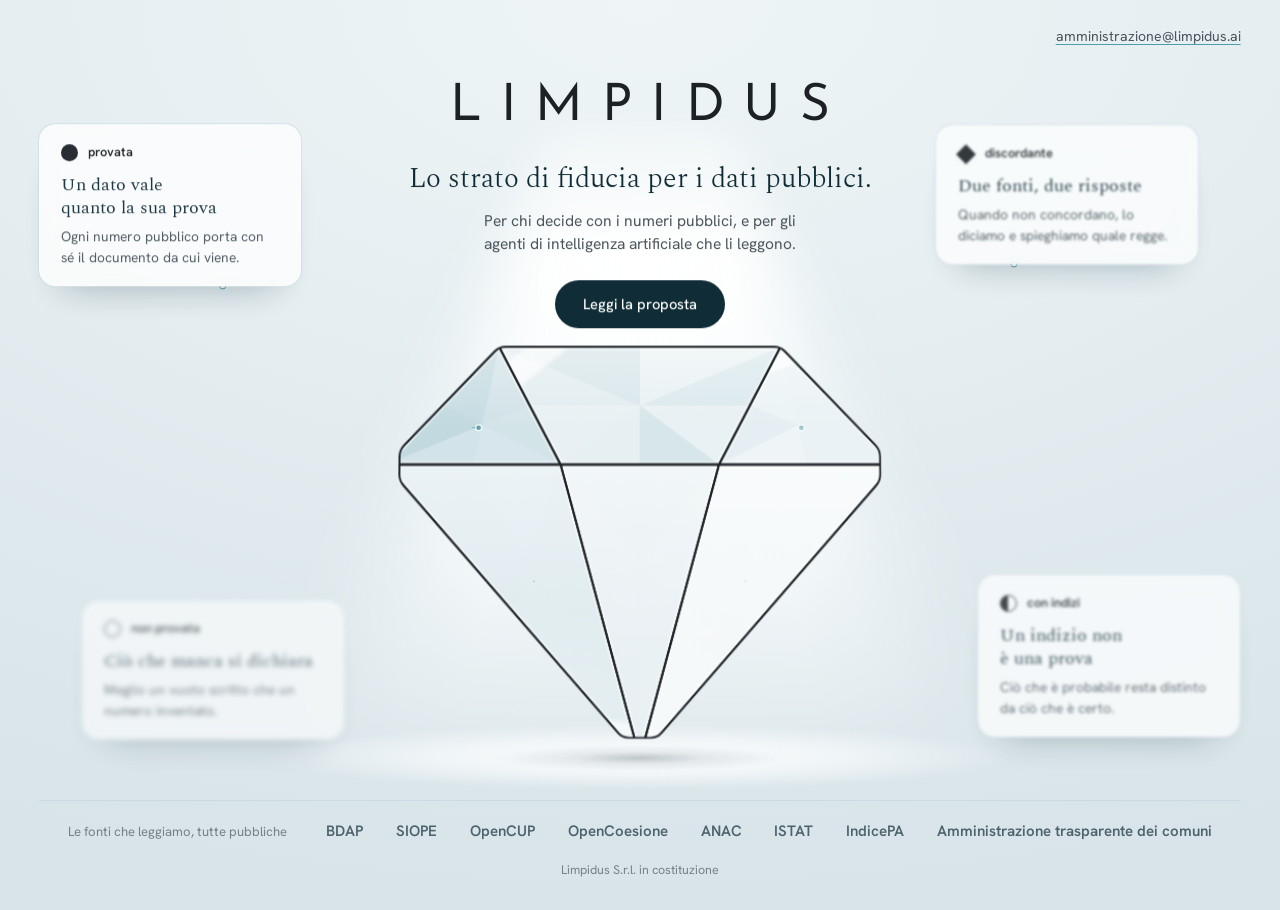
<file: index.html>
<!DOCTYPE html><html lang="it"><head><meta charset="utf-8"><meta name="viewport" content="width=device-width, initial-scale=1"><title>Limpidus. Lo strato di fiducia per i dati pubblici.</title><meta name="description" content="Rendiamo verificabili i numeri della pubblica amministrazione: per ogni cifra, il documento da cui viene, la prova che la sostiene e ciò che ancora manca."><meta name="theme-color" content="#EFF5F6"><meta name="color-scheme" content="light"><link rel="canonical" href="https://limpidus.ai/"><meta property="og:type" content="website"><meta property="og:locale" content="it_IT"><meta property="og:site_name" content="Limpidus"><meta property="og:title" content="Limpidus. Lo strato di fiducia per i dati pubblici."><meta property="og:description" content="Rendiamo verificabili i numeri della pubblica amministrazione: per ogni cifra, il documento da cui viene, la prova che la sostiene e ciò che ancora manca."><meta property="og:url" content="https://limpidus.ai/"><link rel="icon" type="image/svg+xml" href="/favicon.svg"><link rel="stylesheet" href="/_astro/Logo.D2cufCR0.css"><link rel="stylesheet" href="/_astro/index.lZ5nioUh.css"></head><body><div class="affiora" aria-hidden="true" data-astro-cid-lcdefpme></div><noscript><style>.affiora { display: none; }</style></noscript><div class="pagina aria" data-astro-cid-lcdefpme><header class="testata" data-astro-cid-lcdefpme><a class="posta" href="mailto:amministrazione@limpidus.ai" data-astro-cid-lcdefpme>amministrazione@limpidus.ai</a></header><main class="eroe" data-astro-cid-lcdefpme><div class="testo" data-astro-cid-lcdefpme><h1 class="nome" aria-label="Limpidus" data-astro-cid-lcdefpme><span aria-hidden="true" data-astro-cid-lcdefpme>L</span><span aria-hidden="true" data-astro-cid-lcdefpme>i</span><span aria-hidden="true" data-astro-cid-lcdefpme>m</span><span aria-hidden="true" data-astro-cid-lcdefpme>p</span><span aria-hidden="true" data-astro-cid-lcdefpme>i</span><span aria-hidden="true" data-astro-cid-lcdefpme>d</span><span aria-hidden="true" data-astro-cid-lcdefpme>u</span><span aria-hidden="true" data-astro-cid-lcdefpme>s</span></h1><p class="missione" data-astro-cid-lcdefpme>Lo strato di fiducia per i dati pubblici.</p><p class="per-chi" data-astro-cid-lcdefpme>Per chi decide con i numeri pubblici, e per gli agenti di intelligenza artificiale che li leggono.</p><a class="pulsante" href="/proposta/" data-astro-cid-lcdefpme>Leggi la proposta</a></div><div class="vetrina" data-astro-cid-lcdefpme><div class="cono" aria-hidden="true" data-astro-cid-lcdefpme></div><div class="pozza" aria-hidden="true" data-astro-cid-lcdefpme></div><div class="pietra" style="--proporzione: 170.7 / 138.7" data-astro-cid-lcdefpme><!-- l'ombra sta prima della pietra, quindi sotto: la pietra è sospesa sopra il piano e non lo attraversa --><div class="ombra" aria-hidden="true" data-astro-cid-lcdefpme></div><div class="solido" data-astro-cid-lcdefpme><!-- le pareti dello spessore le costruisce vetrina.ts lungo il contorno della pietra --><div class="strato fronte" data-astro-cid-lcdefpme><svg class="logo-marchio" viewBox="14.65 19.65 170.7 138.7" fill="none" aria-hidden="true" data-astro-cid-f7espo7c><clipPath id="logo-sagoma-24" data-astro-cid-f7espo7c><path d="M48.34 21.74 Q50.00 20.00 52.40 20.00 L147.60 20.00 Q150.00 20.00 151.66 21.74 L183.34 55.01 Q185.00 56.75 185.00 59.15 L185.00 65.32 Q185.00 67.72 183.42 69.53 L107.70 156.19 Q106.12 158.00 103.72 158.00 L96.28 158.00 Q93.88 158.00 92.30 156.19 L16.58 69.53 Q15.00 67.72 15.00 65.32 L15.00 59.15 Q15.00 56.75 16.66 55.01 Z" data-astro-cid-f7espo7c></path></clipPath><g clip-path="url(#logo-sagoma-24)" data-astro-cid-f7espo7c><path class="pieno" d="M48.34 21.74 Q50.00 20.00 52.40 20.00 L147.60 20.00 Q150.00 20.00 151.66 21.74 L183.34 55.01 Q185.00 56.75 185.00 59.15 L185.00 65.32 Q185.00 67.72 183.42 69.53 L107.70 156.19 Q106.12 158.00 103.72 158.00 L96.28 158.00 Q93.88 158.00 92.30 156.19 L16.58 69.53 Q15.00 67.72 15.00 65.32 L15.00 59.15 Q15.00 56.75 16.66 55.01 Z" data-astro-cid-f7espo7c></path><path class="faccia" d="M50.12 20.22 Q50.00 20.00 49.83 20.18 L10.17 61.82 Q10.00 62.00 10.25 62.00 L71.75 62.00 Q72.00 62.00 71.88 61.78 Z" style="--tinta: 0.62" stroke-width="0.7" data-astro-cid-f7espo7c></path><path class="faccia" d="M50.25 20.00 Q50.00 20.00 50.12 20.22 L71.88 61.78 Q72.00 62.00 72.25 62.00 L127.75 62.00 Q128.00 62.00 128.12 61.78 L149.88 20.22 Q150.00 20.00 149.75 20.00 Z" style="--tinta: 0.36" stroke-width="0.7" data-astro-cid-f7espo7c></path><path class="faccia" d="M150.17 20.18 Q150.00 20.00 149.88 20.22 L128.12 61.78 Q128.00 62.00 128.25 62.00 L189.75 62.00 Q190.00 62.00 189.83 61.82 Z" style="--tinta: 0.26" stroke-width="0.7" data-astro-cid-f7espo7c></path><path class="faccia" d="M10.16 62.19 Q10.00 62.00 10.25 62.00 L71.75 62.00 Q72.00 62.00 72.07 62.24 L99.93 164.76 Q100.00 165.00 99.84 164.81 Z" style="--tinta: 0.48" stroke-width="0.7" data-astro-cid-f7espo7c></path><path class="faccia" d="M72.07 62.24 Q72.00 62.00 72.25 62.00 L127.75 62.00 Q128.00 62.00 127.93 62.24 L100.07 164.76 Q100.00 165.00 99.93 164.76 Z" style="--tinta: 0.3" stroke-width="0.7" data-astro-cid-f7espo7c></path><path class="faccia" d="M127.93 62.24 Q128.00 62.00 128.25 62.00 L189.75 62.00 Q190.00 62.00 189.84 62.19 L100.16 164.81 Q100.00 165.00 100.07 164.76 Z" style="--tinta: 0.12" stroke-width="0.7" data-astro-cid-f7espo7c></path></g><path class="contorno" d="M48.34 21.74 Q50.00 20.00 52.40 20.00 L147.60 20.00 Q150.00 20.00 151.66 21.74 L183.34 55.01 Q185.00 56.75 185.00 59.15 L185.00 65.32 Q185.00 67.72 183.42 69.53 L107.70 156.19 Q106.12 158.00 103.72 158.00 L96.28 158.00 Q93.88 158.00 92.30 156.19 L16.58 69.53 Q15.00 67.72 15.00 65.32 L15.00 59.15 Q15.00 56.75 16.66 55.01 Z" stroke-width="0.7" data-astro-cid-f7espo7c></path></svg></div></div></div></div><svg class="fili" aria-hidden="true" data-astro-cid-lcdefpme><g class="filo" data-astro-cid-lcdefpme><path class="traccia" data-astro-cid-lcdefpme></path><path class="luce" data-astro-cid-lcdefpme></path><circle class="capo pietra-capo" r="3" data-astro-cid-lcdefpme></circle><circle class="capo cartellino-capo" r="3" data-astro-cid-lcdefpme></circle></g><g class="filo" data-astro-cid-lcdefpme><path class="traccia" data-astro-cid-lcdefpme></path><path class="luce" data-astro-cid-lcdefpme></path><circle class="capo pietra-capo" r="3" data-astro-cid-lcdefpme></circle><circle class="capo cartellino-capo" r="3" data-astro-cid-lcdefpme></circle></g><g class="filo" data-astro-cid-lcdefpme><path class="traccia" data-astro-cid-lcdefpme></path><path class="luce" data-astro-cid-lcdefpme></path><circle class="capo pietra-capo" r="3" data-astro-cid-lcdefpme></circle><circle class="capo cartellino-capo" r="3" data-astro-cid-lcdefpme></circle></g><g class="filo" data-astro-cid-lcdefpme><path class="traccia" data-astro-cid-lcdefpme></path><path class="luce" data-astro-cid-lcdefpme></path><circle class="capo pietra-capo" r="3" data-astro-cid-lcdefpme></circle><circle class="capo cartellino-capo" r="3" data-astro-cid-lcdefpme></circle></g></svg><section class="cartellini" aria-label="Come leggiamo un dato" data-astro-cid-lcdefpme><article class="cartellino alto-sinistra" data-faccia="0" data-stato="provata" data-posto="alto-sinistra" tabindex="0" role="button" aria-expanded="false" data-astro-cid-lcdefpme><span class="segno"><span class="s provata" aria-hidden="true"></span>provata</span><h3 data-astro-cid-lcdefpme>Un dato vale quanto la sua prova</h3><p data-astro-cid-lcdefpme>Ogni numero pubblico porta con sé il documento da cui viene.</p><div class="esteso" data-astro-cid-lcdefpme><p class="dettaglio" data-astro-cid-lcdefpme>Accanto a ogni dato pubblico mettiamo il riferimento a ciò che lo sostiene: quale atto o quale banca dati, quale pagina o quale record, quando l’abbiamo letto. Chiunque può rifare il percorso e arrivare allo stesso numero.</p><p class="esempio" data-astro-cid-lcdefpme><b data-astro-cid-lcdefpme>Un esempio</b>Le somme che un comune deve ancora incassare a fine anno: accanto al totale, la delibera che approva il bilancio e la pagina in cui quel totale è stampato.</p></div></article><article class="cartellino alto-destra" data-faccia="2" data-stato="discordante" data-posto="alto-destra" tabindex="0" role="button" aria-expanded="false" data-astro-cid-lcdefpme><span class="segno"><span class="s discordante" aria-hidden="true"></span>discordante</span><h3 data-astro-cid-lcdefpme>Due fonti, due risposte</h3><p data-astro-cid-lcdefpme>Quando non concordano, lo diciamo e spieghiamo quale regge.</p><div class="esteso" data-astro-cid-lcdefpme><p class="dettaglio" data-astro-cid-lcdefpme>Lo stesso dato può comparire in due fonti con due valori diversi. La differenza è un’informazione: va mostrata, insieme a quale delle due regge e perché, o al fatto che non si può ancora dire.</p><p class="esempio" data-astro-cid-lcdefpme><b data-astro-cid-lcdefpme>Un esempio</b>Il costo di un’opera pubblica: una banca dati nazionale riporta il solo finanziamento dello Stato, la pagina del comune somma anche i fondi propri. Sono giusti entrambi, ma rispondono a domande diverse.</p></div></article><article class="cartellino basso-destra" data-faccia="5" data-stato="indizi" data-posto="basso-destra" tabindex="0" role="button" aria-expanded="false" data-astro-cid-lcdefpme><span class="segno"><span class="s indizi" aria-hidden="true"></span>con indizi</span><h3 data-astro-cid-lcdefpme>Un indizio non è una prova</h3><p data-astro-cid-lcdefpme>Ciò che è probabile resta distinto da ciò che è certo.</p><div class="esteso" data-astro-cid-lcdefpme><p class="dettaglio" data-astro-cid-lcdefpme>Fra provato e non provato c’è una zona di mezzo: elementi a favore, ma nessuna prova piena. La teniamo separata, perché chi decide deve sapere su cosa sta contando.</p><p class="esempio" data-astro-cid-lcdefpme><b data-astro-cid-lcdefpme>Un esempio</b>Un pagamento che il comune pubblica nei suoi elenchi, ma che le banche dati nazionali non riportano: probabilmente è avvenuto, ma resta un indizio finché un’altra fonte non lo conferma.</p></div></article><article class="cartellino basso-sinistra" data-faccia="3" data-stato="nonprovata" data-posto="basso-sinistra" tabindex="0" role="button" aria-expanded="false" data-astro-cid-lcdefpme><span class="segno"><span class="s nonprovata" aria-hidden="true"></span>non provata</span><h3 data-astro-cid-lcdefpme>Ciò che manca si dichiara</h3><p data-astro-cid-lcdefpme>Meglio un vuoto scritto che un numero inventato.</p><div class="esteso" data-astro-cid-lcdefpme><p class="dettaglio" data-astro-cid-lcdefpme>Se nessun documento sostiene un dato, non lo completiamo con una stima e non lo lasciamo indovinare a un modello. Lo segnaliamo come non provato, e diciamo dove la prova manca.</p><p class="esempio" data-astro-cid-lcdefpme><b data-astro-cid-lcdefpme>Un esempio</b>Alla domanda «quanto è stato pagato per questa scuola?» un assistente generalista di solito risponde comunque. Se il documento non c’è, la risposta giusta è «non risulta».</p></div></article></section></main><footer class="fonti" data-astro-cid-lcdefpme><span class="fonti-titolo" data-astro-cid-lcdefpme>Le fonti che leggiamo, tutte pubbliche</span><ul data-astro-cid-lcdefpme><li data-astro-cid-lcdefpme>BDAP</li><li data-astro-cid-lcdefpme>SIOPE</li><li data-astro-cid-lcdefpme>OpenCUP</li><li data-astro-cid-lcdefpme>OpenCoesione</li><li data-astro-cid-lcdefpme>ANAC</li><li data-astro-cid-lcdefpme>ISTAT</li><li data-astro-cid-lcdefpme>IndicePA</li><li data-astro-cid-lcdefpme>Amministrazione trasparente dei comuni</li></ul><p class="societa" data-astro-cid-lcdefpme>Limpidus S.r.l. in costituzione</p></footer></div><div class="velo-pagina" aria-hidden="true"></div><script src="/passaggio.js" defer></script><script type="module">var e=()=>{for(let e of document.querySelectorAll(`.apri + .nota`)){let t=e.previousElementSibling.previousElementSibling,n=t.previousElementSibling,r=n?.classList.contains(`cifra`)?n:t,i=e.getBoundingClientRect().top-r.getBoundingClientRect().bottom;e.style.setProperty(`--salto`,`${Math.max(0,Math.round(i))}px`)}};document.fonts.ready.then(e),new ResizeObserver(e).observe(document.body);</script></body></html><script type="module" src="/_astro/index.astro_astro_type_script_index_0_lang.D5idydLl.js"></script>
</file>
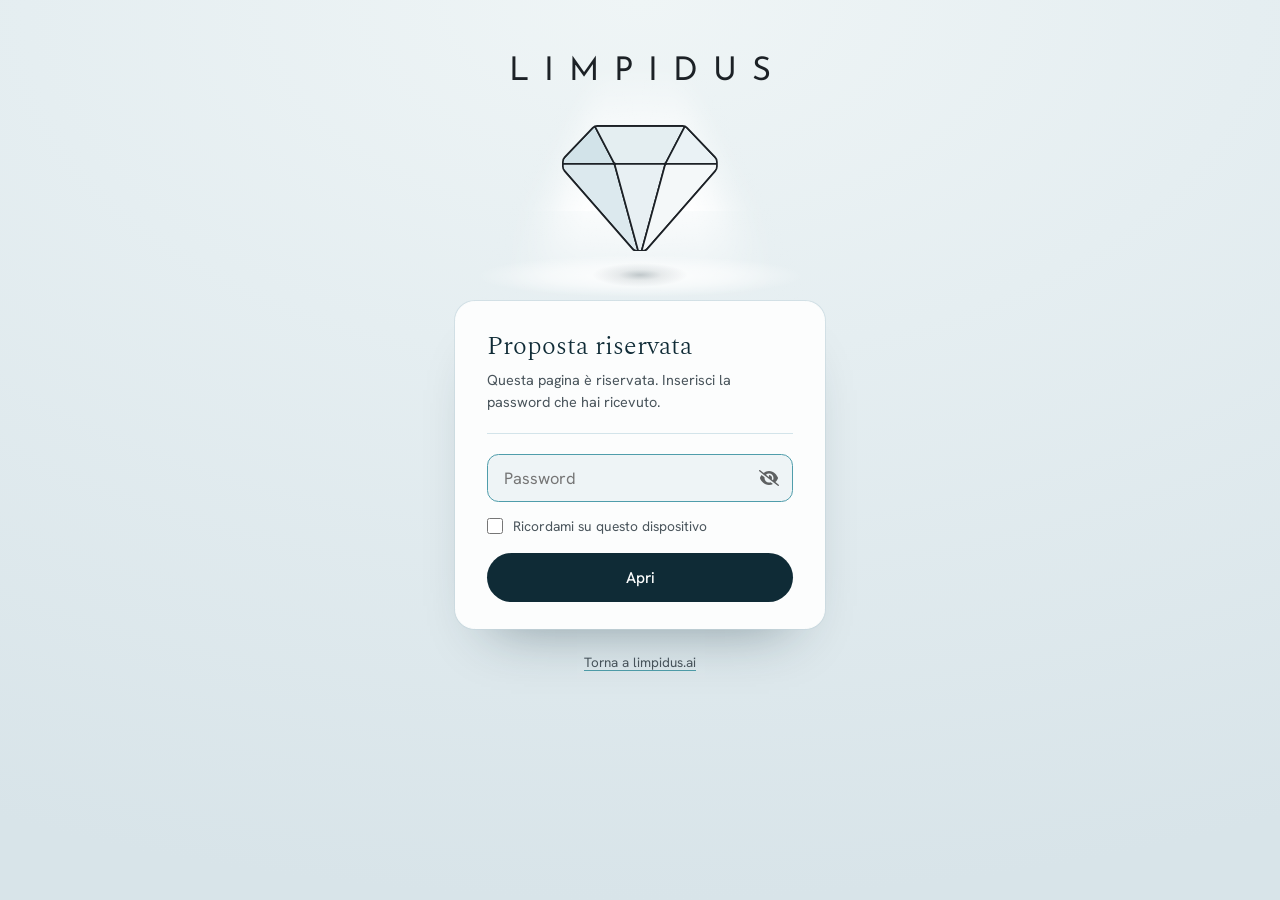
<file: proposta/index.html>
<!DOCTYPE html>
<html class="staticrypt-html" lang="it">
    <head>
<meta name="robots" content="noindex, nofollow">
<meta name="theme-color" content="#EFF5F6">
<link rel="icon" type="image/svg+xml" href="/favicon.svg">
<script>
  window.alert = (messaggio) => {
    const errore = document.querySelector('.ingresso-errore'), campo = document.getElementById('staticrypt-password');
    errore.textContent = messaggio; errore.hidden = false;
    campo.parentElement.classList.add('sbagliata'); campo.select();
    campo.addEventListener('input', () => { errore.hidden = true; campo.parentElement.classList.remove('sbagliata'); }, { once: true });
  };
</script>
        <meta charset="utf-8" />
        <title>Proposta riservata</title>
        <meta name="viewport" content="width=device-width, initial-scale=1" />

        <!-- do not cache this page -->
        <meta http-equiv="cache-control" content="max-age=0" />
        <meta http-equiv="cache-control" content="no-cache" />
        <meta http-equiv="expires" content="0" />
        <meta http-equiv="expires" content="Tue, 01 Jan 1980 1:00:00 GMT" />
        <meta http-equiv="pragma" content="no-cache" />

        <style>
            .staticrypt-hr {
                margin-top: 20px;
                margin-bottom: 20px;
                border: 0;
                border-top: 1px solid #eee;
            }

            .staticrypt-page {
                width: 360px;
                padding: 8% 0 0;
                margin: auto;
                box-sizing: border-box;
            }

            .staticrypt-form {
                position: relative;
                z-index: 1;
                background: #ffffff;
                max-width: 360px;
                margin: 0 auto 100px;
                padding: 45px;
                text-align: center;
                box-shadow: 0 0 20px 0 rgba(0, 0, 0, 0.2), 0 5px 5px 0 rgba(0, 0, 0, 0.24);
            }

            .staticrypt-form input[type="password"],
            input[type="text"] {
                background: inherit;
                border: 0;
                box-sizing: border-box; /* This ensures padding is included in the total width */
                font-size: 14px;
                outline: 0;
                padding: 15px 30px 15px 15px; /* Adjust the padding to ensure there is space for the icon */
                width: 100%;
            }

            .staticrypt-password-container {
                position: relative;
                outline: 0;
                background: #f2f2f2;
                width: 100%;
                border: 0;
                margin: 0 0 15px;
                box-sizing: border-box;
            }

            .staticrypt-toggle-password-visibility {
                cursor: pointer;
                height: 20px;
                opacity: 60%;
                padding: 13px;
                position: absolute;
                right: 0;
                top: 50%;
                transform: translateY(-50%);
                width: 20px;
            }

            .staticrypt-form .staticrypt-decrypt-button {
                text-transform: uppercase;
                outline: 0;
                background: #1C2126;
                width: 100%;
                border: 0;
                padding: 15px;
                color: #ffffff;
                font-size: 14px;
                cursor: pointer;
            }

            .staticrypt-form .staticrypt-decrypt-button:hover,
            .staticrypt-form .staticrypt-decrypt-button:active,
            .staticrypt-form .staticrypt-decrypt-button:focus {
                background: #1C2126;
                filter: brightness(92%);
            }

            .staticrypt-html {
                height: 100%;
            }

            .staticrypt-body {
                height: 100%;
                margin: 0;
            }

            .staticrypt-content {
                height: 100%;
                margin-bottom: 1em;
                background: #F4F6F7;
                font-family: "Arial", sans-serif;
                -webkit-font-smoothing: antialiased;
                -moz-osx-font-smoothing: grayscale;
            }

            .staticrypt-instructions {
                margin-top: -1em;
                margin-bottom: 1em;
            }

            .staticrypt-title {
                font-size: 1.5em;
            }

            label.staticrypt-remember {
                display: flex;
                align-items: center;
                margin-bottom: 1em;
            }

            .staticrypt-remember input[type="checkbox"] {
                transform: scale(1.5);
                margin-right: 1em;
            }

            .hidden {
                display: none !important;
            }

            .staticrypt-spinner-container {
                height: 100%;
                display: flex;
                align-items: center;
                justify-content: center;
            }

            .staticrypt-spinner {
                display: inline-block;
                width: 2rem;
                height: 2rem;
                vertical-align: text-bottom;
                border: 0.25em solid gray;
                border-right-color: transparent;
                border-radius: 50%;
                -webkit-animation: spinner-border 0.75s linear infinite;
                animation: spinner-border 0.75s linear infinite;
                animation-duration: 0.75s;
                animation-timing-function: linear;
                animation-delay: 0s;
                animation-iteration-count: infinite;
                animation-direction: normal;
                animation-fill-mode: none;
                animation-play-state: running;
                animation-name: spinner-border;
            }

            @keyframes spinner-border {
                100% {
                    transform: rotate(360deg);
                }
            }

            @media screen and (-webkit-min-device-pixel-ratio: 0) {
                .staticrypt-form input[type="password"],
                input[type="text"] {
                    font-size: 16px;
                }
            }
        </style>
    <style>
@font-face{font-family:Josefin Sans Variable;font-style:normal;font-display:swap;font-weight:100 700;src:url(/_astro/josefin-sans-latin-wght-normal.Y7p7x_b-.woff2)format("woff2-variations");unicode-range:U+??,U+131,U+152-153,U+2BB-2BC,U+2C6,U+2DA,U+2DC,U+304,U+308,U+329,U+2000-206F,U+20AC,U+2122,U+2191,U+2193,U+2212,U+2215,U+FEFF,U+FFFD}
@font-face{font-family:Spectral;font-style:normal;font-display:swap;font-weight:300;src:url(/_astro/spectral-latin-300-normal.Csl9mA3s.woff2)format("woff2"),url(/_astro/spectral-latin-300-normal.BMSND_f1.woff)format("woff")}
@font-face{font-family:Hanken Grotesk Variable;font-style:normal;font-display:swap;font-weight:100 900;src:url(/_astro/hanken-grotesk-latin-wght-normal.CaVRRdDk.woff2)format("woff2-variations");unicode-range:U+??,U+131,U+152-153,U+2BB-2BC,U+2C6,U+2DA,U+2DC,U+304,U+308,U+329,U+2000-206F,U+20AC,U+2122,U+2191,U+2193,U+2212,U+2215,U+FEFF,U+FFFD}
/* I valori del sistema visivo di Limpidus: colori, caratteri, misure. È l'unico posto in cui si scrivono.
   Li usano il sito (src/styles/base.css) e i documenti ufficiali, che importano questo stesso file.
   Come si usano è spiegato nella pagina /sistema. */
:root {
  /* ---- colori ---- */
  --carta: #FCFDFD;        /* il fondo: bianco appena freddo */
  --inchiostro: #0F2B36;   /* il testo */
  --grafite: #1C2126;      /* il logo, le schede, i fondi scuri */
  --ardesia: #4A555C;      /* note e testo secondario */
  --acqua: #4F9DAB;        /* il filo: sottolineature e linee, mai testo piccolo */
  --acqua-fonda: #357F8D;  /* la stessa acqua, scurita quanto basta per il testo piccolo */
  --ghiaccio: #D3E4EA;     /* filetti e bordi */
  --velo: #EEF4F6;         /* fondo delle righe in evidenza */
  --fondo: #F4F6F7;        /* fondo delle schede */

  /* ---- l'aria: il fondo della home, una stanza illuminata dall'alto. Stessa famiglia di azzurro del ghiaccio ---- */
  --aria-chiara: #EFF5F6;  /* vicino alla luce */
  --aria: #E5EEF1;         /* il fondo */
  --aria-fonda: #D8E4E9;   /* lontano dalla luce, ai bordi */
  --bruma: #C3D6DD;        /* filetti sull'aria, dove il ghiaccio non si vede */

  /* ---- il logo ---- */
  --logo-tratto: var(--grafite);  /* spigoli, contorno e scritta */
  --logo-base: #FCFDFD;           /* la faccetta più chiara */
  --logo-pigmento: #B9D3DD;       /* il colore che le faccette prendono, ognuna per la sua tinta */
  --logo-forma: #7FAEBB;          /* la sola forma, sotto i 40 px */

  /* ---- caratteri: tre voci, ognuna col suo compito ---- */
  --insegna: 'Josefin Sans Variable', 'Hanken Grotesk Variable', 'Helvetica Neue', Arial, sans-serif;  /* solo il nome nel logo */
  --prosa: 'Spectral', Georgia, 'Times New Roman', serif;                                               /* racconta: testi e titoli */
  --strumento: 'Hanken Grotesk Variable', 'Helvetica Neue', Arial, sans-serif;                          /* misura: schede, cifre, note, segni */
  --insegna-peso: 385;     /* a questo peso l'asta di una lettera è spessa quanto una linea del marchio */
  --insegna-peso-piccolo: 500;

  /* ---- la pagina di lettura: una colonna di prosa, un canale, una colonna di note ---- */
  --col-prosa: 39rem;
  --canale: 3.5rem;
  --col-note: 17rem;
  --blocco: calc(var(--col-prosa) + var(--canale) + var(--col-note));
  --riga-prosa: 1.62;
  /* distanza fra la cima di una riga di prosa e la sottolineatura della cifra: lì parte il filo verso la nota */
  --quota-filo: 1.5rem;
}

/* Su fondo scuro il logo si rovescia: basta data-fondo="scuro" su un elemento che lo contiene. */
[data-fondo='scuro'] {
  --logo-tratto: #FCFDFD;
  --logo-base: #1C2126;
  --logo-pigmento: #8FB4C0;
  --logo-forma: #FCFDFD;
}

/* La scena di Limpidus: l'aria, la luce che scende dal nome, il passaggio fra le pagine. La usano la home, la proposta e la pagina
   della password (che la riceve da strumenti/prepara.mjs). I colori vengono da gettoni.css. */

/* ---- l'aria: il fondo di una stanza illuminata dall'alto, più chiara attorno al nome, più fonda lontano ---- */
.aria { background: radial-gradient(120% 100% at 50% 0%, var(--aria-chiara) 0%, var(--aria) 40%, var(--aria-fonda) 100%); }

/* ---- il nome, come nel logo: Josefin Sans maiuscolo, lettere distribuite su una larghezza fissa.
   Si scrive una lettera per <span>. --nome-corpo è la grandezza del carattere: serve anche al fascio di luce. ---- */
.nome { --nome-corpo: clamp(2rem, .8rem + 3vw, 4rem); display: flex; justify-content: space-between; width: clamp(15rem, 6rem + 22vw, 30rem);
        margin: 0 auto; font-family: var(--insegna); font-weight: var(--insegna-peso); font-size: var(--nome-corpo); line-height: 1;
        text-transform: uppercase; text-box: trim-both cap alphabetic; color: var(--grafite); }

/* ---- la luce: un faretto. Un fascio bianco che si apre da un punto sopra il nome (--cima), pieno al centro e sfumato
   ai bordi (il gradiente è per angolo, attorno a quel punto). Comincia piano sotto la linea di base del nome, si
   attenua con la distanza e finisce in una pozza di luce sul piano. Chi lo contiene dice:
     --nome-base  a che altezza sta la linea di base del nome, dalla cima del contenitore
     --piano      a che altezza sta il piano, dal fondo del contenitore ---- */
.cono, .pozza { position: absolute; left: 50%; translate: -50% 0; pointer-events: none; }
.cono { --cima: 19rem; width: min(72rem, 100vw); top: calc(var(--nome-base) - var(--cima)); bottom: calc(var(--piano) - 1.6rem);
        background: conic-gradient(from 180deg at 50% 0, #fff 0deg, rgb(255 255 255 / .94) 11deg, rgb(255 255 255 / .7) 15deg,
                                   rgb(255 255 255 / .34) 18.5deg, rgb(255 255 255 / .1) 21.5deg, transparent 25deg, transparent 335deg, rgb(255 255 255 / .1) 338.5deg,
                                   rgb(255 255 255 / .34) 341.5deg, rgb(255 255 255 / .7) 345deg, rgb(255 255 255 / .94) 349deg, #fff 360deg);
        -webkit-mask-image: linear-gradient(to bottom, transparent calc(var(--cima) - 1rem), rgb(0 0 0 / .55) calc(var(--cima) + 2.5rem), #000 calc(var(--cima) + 8rem), rgb(0 0 0 / .8) 74%, transparent 100%);
        mask-image: linear-gradient(to bottom, transparent calc(var(--cima) - 1rem), rgb(0 0 0 / .55) calc(var(--cima) + 2.5rem), #000 calc(var(--cima) + 8rem), rgb(0 0 0 / .8) 74%, transparent 100%); }
.pozza { width: min(46rem, 98vw); bottom: calc(var(--piano) - 2rem); height: 4rem;
         background: radial-gradient(closest-side, rgb(255 255 255 / .95), rgb(255 255 255 / .55) 55%, transparent); }

/* L'ombra della pietra cade sul piano sotto la punta, staccata da lei, al centro della pozza: un nucleo più scuro e un
   alone largo e tenue. Sta dentro l'elemento che contiene la pietra, prima di lei. */
.ombra { position: absolute; left: 19%; right: 19%; top: calc(100% + .7rem); height: 1.5rem; pointer-events: none;
         background: radial-gradient(closest-side, color-mix(in oklab, var(--inchiostro) 26%, transparent), color-mix(in oklab, var(--inchiostro) 9%, transparent) 45%, transparent 100%); }

/* ---- il foglio: carta sull'aria. Bianco, col bordo bianco che fa da spigolo in luce, staccato dal fondo da un filo
   di bruma e da un'ombra d'inchiostro ---- */
.foglio { background: var(--carta); border: 1px solid var(--carta);
          box-shadow: 0 0 0 1px color-mix(in oklab, var(--bruma) 55%, transparent), 0 2rem 3.4rem -2.2rem color-mix(in oklab, var(--inchiostro) 45%, transparent); }

/* ---- il pulsante: d'inchiostro, a pillola ---- */
.pulsante { display: inline-block; font-family: var(--strumento); font-size: .9rem; font-weight: 500; color: var(--carta); background: var(--inchiostro);
            text-decoration: none; padding: .74rem 1.7rem; border: 0; border-radius: 99px; cursor: pointer; transition: background .2s; }
.pulsante:hover { background: color-mix(in oklab, var(--inchiostro) 78%, var(--acqua)); }

/* ---- il passaggio fra le pagine: un velo bianco sopra tutto. Entrando, la pagina esce dal bianco (.entra); uscendo
   ci sfuma dentro (.esce, la mette public/passaggio.js). Un quarto di secondo ciascuno. La home non ha .entra: ha la
   sua apertura lenta ---- */
.velo-pagina { position: fixed; inset: 0; z-index: 100; background: var(--carta); pointer-events: none; opacity: 0; transition: opacity .25s ease-in; }
.velo-pagina.esce { opacity: 1; }
@keyframes dal-bianco { from { opacity: 1; } }
@media (prefers-reduced-motion: no-preference) { .velo-pagina.entra { animation: dal-bianco .25s ease-out both; } }
@media print { .velo-pagina { display: none; } }

/* La pagina della password di /proposta: la scena della home (aria, luce dal nome, pietra) e, sotto, un foglio con il
   campo della password. Si aggiunge al modello di StatiCrypt in strumenti/prepara.mjs, dopo gettoni.css e scena.css:
   i selettori ricalcano quelli del modello per avere la precedenza. */
html { font-size: clamp(16px, 10px + .5vw, 24px); }
.staticrypt-content { height: auto; min-height: 100%; margin: 0; font-family: var(--strumento); color: var(--inchiostro); }
.staticrypt-page { width: auto; max-width: 25rem; margin: 0 auto; padding: 3.4rem 1.2rem 3rem; display: grid; justify-items: center; }

/* ---- la scena: il nome, la luce, la pietra ---- */
.ingresso-scena { --corpo: 2rem; --nome-base: calc(var(--corpo) * .74); --piano: 1.5rem; position: relative; display: grid; justify-items: center; padding-bottom: 3rem; }
.ingresso-scena .nome { --nome-corpo: var(--corpo); position: relative; width: 16rem; }
.ingresso-scena .cono { --cima: 9rem; width: min(30rem, 100vw); }
.ingresso-scena .pozza { width: min(20rem, 96vw); height: 2.6rem; bottom: calc(var(--piano) - 1.3rem); }
.ingresso-pietra { position: relative; width: 9.5rem; margin-top: 2.2rem; }
.ingresso-pietra svg { position: relative; display: block; width: 100%; height: auto; }

/* ---- il foglio con la password ---- */
.staticrypt-form.foglio { position: relative; box-sizing: border-box; width: 100%; max-width: none; margin: 0; padding: 1.8rem 1.9rem 1.6rem; border-radius: 1.2rem; text-align: left; }
.staticrypt-instructions { margin: 0; }
.staticrypt-instructions p { font-size: .88rem; line-height: 1.5; color: var(--ardesia); margin: 0; }
.staticrypt-instructions .staticrypt-title { font-family: var(--prosa); font-weight: 300; font-size: 1.6rem; line-height: 1.2; color: var(--inchiostro); margin: 0 0 .45rem; }
.staticrypt-hr { margin: 1.2rem 0; border-top: 1px solid var(--ghiaccio); }
.staticrypt-password-container { background: var(--velo); border: 1px solid transparent; border-radius: .7rem; margin: 0 0 .9rem; transition: border-color .2s; }
.staticrypt-password-container:focus-within { border-color: var(--acqua); }
.staticrypt-password-container.sbagliata { border-color: var(--inchiostro); }
.staticrypt-form input[type="password"], .staticrypt-form input[type="text"] { font-family: var(--strumento); font-size: 1rem; color: var(--inchiostro); padding: .85rem 2.8rem .85rem 1rem;
                                                                                    background: transparent; border-radius: .7rem; }
/* i pallini della password li disegna il carattere: in Hanken Grotesk sono quadrati, in quello di sistema sono tondi.
   Il testo d'invito resta in Hanken Grotesk, e così la password quando la si mostra (il campo diventa di testo). */
.staticrypt-form input[type="password"] { font-family: system-ui, -apple-system, 'Segoe UI', Roboto, sans-serif; letter-spacing: .14em; }
.staticrypt-form input[type="password"]::placeholder { font-family: var(--strumento); letter-spacing: 0; }
.staticrypt-form label.staticrypt-remember { font-size: .84rem; color: var(--ardesia); margin-bottom: 1.1rem; cursor: pointer; }
.staticrypt-form .staticrypt-remember input[type="checkbox"] { transform: none; width: 1rem; height: 1rem; margin: 0 .6rem 0 0; accent-color: var(--inchiostro); }
.staticrypt-form .staticrypt-decrypt-button { font-family: var(--strumento); font-size: .95rem; font-weight: 500; text-transform: none; color: var(--carta); background: var(--inchiostro);
                                               padding: .85rem; border-radius: 99px; transition: background .2s; }
.staticrypt-form .staticrypt-decrypt-button:hover, .staticrypt-form .staticrypt-decrypt-button:focus { background: color-mix(in oklab, var(--inchiostro) 78%, var(--acqua)); filter: none; }
.ingresso-errore { font-size: .86rem; font-weight: 500; color: var(--inchiostro); margin: 1rem 0 0; }
.ingresso-errore[hidden] { display: none; }
.ingresso-casa { font-size: .82rem; color: var(--ardesia); margin-top: 1.5rem; text-decoration-color: var(--acqua); text-underline-offset: .22em; }
:focus-visible { outline: 2px solid var(--acqua-fonda); outline-offset: 3px; }

</style>
</head>

    <body class="staticrypt-body">
<div class="velo-pagina entra" aria-hidden="true"></div>
<script src="/passaggio.js" defer></script>
        <div id="staticrypt_loading" class="staticrypt-spinner-container">
            <div class="staticrypt-spinner"></div>
        </div>

        <div id="staticrypt_content" class="staticrypt-content aria hidden">
            <div class="staticrypt-page">
                <div class="ingresso-scena">
  <div class="cono"></div><div class="pozza"></div>
  <p class="nome" aria-label="Limpidus"><span aria-hidden="true">L</span><span aria-hidden="true">i</span><span aria-hidden="true">m</span><span aria-hidden="true">p</span><span aria-hidden="true">i</span><span aria-hidden="true">d</span><span aria-hidden="true">u</span><span aria-hidden="true">s</span></p>
  <div class="ingresso-pietra"><div class="ombra"></div><svg xmlns="http://www.w3.org/2000/svg" viewBox="0 0 171.9 139.9" aria-hidden="true">
  <g transform="translate(-14.05 -19.05)">
  <clipPath id="sagoma"><path d="M47.93 22.17 Q50.00 20.00 53.00 20.00 L147.00 20.00 Q150.00 20.00 152.07 22.17 L182.93 54.58 Q185.00 56.75 185.00 59.75 L185.00 64.72 Q185.00 67.72 183.03 69.98 L108.09 155.74 Q106.12 158.00 103.12 158.00 L96.88 158.00 Q93.88 158.00 91.91 155.74 L16.97 69.98 Q15.00 67.72 15.00 64.72 L15.00 59.75 Q15.00 56.75 17.07 54.58 Z"/></clipPath>
  <g clip-path="url(#sagoma)">
  <path d="M47.93 22.17 Q50.00 20.00 53.00 20.00 L147.00 20.00 Q150.00 20.00 152.07 22.17 L182.93 54.58 Q185.00 56.75 185.00 59.75 L185.00 64.72 Q185.00 67.72 183.03 69.98 L108.09 155.74 Q106.12 158.00 103.12 158.00 L96.88 158.00 Q93.88 158.00 91.91 155.74 L16.97 69.98 Q15.00 67.72 15.00 64.72 L15.00 59.75 Q15.00 56.75 17.07 54.58 Z" fill="#1C2126"/>
  <path d="M50.93 21.77 Q50.00 20.00 48.62 21.45 L11.38 60.55 Q10.00 62.00 12.00 62.00 L70.00 62.00 Q72.00 62.00 71.07 60.23 Z" fill="#D2E3E9" stroke="#1C2126" stroke-width="1.9" stroke-linejoin="round"/>
  <path d="M52.00 20.00 Q50.00 20.00 50.93 21.77 L71.07 60.23 Q72.00 62.00 74.00 62.00 L126.00 62.00 Q128.00 62.00 128.93 60.23 L149.07 21.77 Q150.00 20.00 148.00 20.00 Z" fill="#E4EEF1" stroke="#1C2126" stroke-width="1.9" stroke-linejoin="round"/>
  <path d="M151.38 21.45 Q150.00 20.00 149.07 21.77 L128.93 60.23 Q128.00 62.00 130.00 62.00 L188.00 62.00 Q190.00 62.00 188.62 60.55 Z" fill="#EAF2F5" stroke="#1C2126" stroke-width="1.9" stroke-linejoin="round"/>
  <path d="M11.32 63.51 Q10.00 62.00 12.00 62.00 L70.00 62.00 Q72.00 62.00 72.52 63.93 L99.48 163.07 Q100.00 165.00 98.68 163.49 Z" fill="#DCE9EE" stroke="#1C2126" stroke-width="1.9" stroke-linejoin="round"/>
  <path d="M72.52 63.93 Q72.00 62.00 74.00 62.00 L126.00 62.00 Q128.00 62.00 127.48 63.93 L100.52 163.07 Q100.00 165.00 99.48 163.07 Z" fill="#E8F0F3" stroke="#1C2126" stroke-width="1.9" stroke-linejoin="round"/>
  <path d="M127.48 63.93 Q128.00 62.00 130.00 62.00 L188.00 62.00 Q190.00 62.00 188.68 63.51 L101.32 163.49 Q100.00 165.00 100.52 163.07 Z" fill="#F4F8F9" stroke="#1C2126" stroke-width="1.9" stroke-linejoin="round"/>
  </g>
  <path d="M47.93 22.17 Q50.00 20.00 53.00 20.00 L147.00 20.00 Q150.00 20.00 152.07 22.17 L182.93 54.58 Q185.00 56.75 185.00 59.75 L185.00 64.72 Q185.00 67.72 183.03 69.98 L108.09 155.74 Q106.12 158.00 103.12 158.00 L96.88 158.00 Q93.88 158.00 91.91 155.74 L16.97 69.98 Q15.00 67.72 15.00 64.72 L15.00 59.75 Q15.00 56.75 17.07 54.58 Z" fill="none" stroke="#1C2126" stroke-width="1.9" stroke-linejoin="round"/>
  </g>
</svg>
</div>
</div>
<div class="staticrypt-form foglio">
                    <div class="staticrypt-instructions">
                        <p class="staticrypt-title">Proposta riservata</p>
                        <p>Questa pagina è riservata. Inserisci la password che hai ricevuto.</p>
                    </div>

                    <hr class="staticrypt-hr" />

                    <form id="staticrypt-form" action="#" method="post">
                        <div class="staticrypt-password-container">
                            <input
                                id="staticrypt-password"
                                type="password"
                                name="password"
                                placeholder="Password"
                                autofocus
                            />

                            <img
                                class="staticrypt-toggle-password-visibility"
                                alt="Mostra la password"
                                title="Mostra la password"
                                src="[data-uri]"
                            />
                        </div>

                        <label id="staticrypt-remember-label" class="staticrypt-remember hidden">
                            <input id="staticrypt-remember" type="checkbox" name="remember" />
                            Ricordami su questo dispositivo
                        </label>

                        <input type="submit" class="staticrypt-decrypt-button" value="Apri" />
                    </form>
<p class="ingresso-errore" role="alert" hidden></p>
                </div>
<a class="ingresso-casa" href="/">Torna a limpidus.ai</a>
            </div>
        </div>

        <script>
            // these variables will be filled when generating the file - the template format is 'variable_name'
            const staticryptInitiator = ((function(){
  const exports = {};
  const cryptoEngine = ((function(){
  const exports = {};
  const { subtle } = crypto;

const IV_BITS = 16 * 8;
const HEX_BITS = 4;
const ENCRYPTION_ALGO = "AES-CBC";

/**
 * Translates between utf8 encoded hexadecimal strings
 * and Uint8Array bytes.
 */
const HexEncoder = {
    /**
     * hex string -> bytes
     * @param {string} hexString
     * @returns {Uint8Array}
     */
    parse: function (hexString) {
        if (hexString.length % 2 !== 0) throw "Invalid hexString";
        const arrayBuffer = new Uint8Array(hexString.length / 2);

        for (let i = 0; i < hexString.length; i += 2) {
            const byteValue = parseInt(hexString.substring(i, i + 2), 16);
            if (isNaN(byteValue)) {
                throw "Invalid hexString";
            }
            arrayBuffer[i / 2] = byteValue;
        }
        return arrayBuffer;
    },

    /**
     * bytes -> hex string
     * @param {Uint8Array} bytes
     * @returns {string}
     */
    stringify: function (bytes) {
        const hexBytes = [];

        for (let i = 0; i < bytes.length; ++i) {
            let byteString = bytes[i].toString(16);
            if (byteString.length < 2) {
                byteString = "0" + byteString;
            }
            hexBytes.push(byteString);
        }
        return hexBytes.join("");
    },
};

/**
 * Translates between utf8 strings and Uint8Array bytes.
 */
const UTF8Encoder = {
    parse: function (str) {
        return new TextEncoder().encode(str);
    },

    stringify: function (bytes) {
        return new TextDecoder().decode(bytes);
    },
};

/**
 * Salt and encrypt a msg with a password.
 */
async function encrypt(msg, hashedPassword) {
    // Must be 16 bytes, unpredictable, and preferably cryptographically random. However, it need not be secret.
    // https://developer.mozilla.org/en-US/docs/Web/API/SubtleCrypto/encrypt#parameters
    const iv = crypto.getRandomValues(new Uint8Array(IV_BITS / 8));

    const key = await subtle.importKey("raw", HexEncoder.parse(hashedPassword), ENCRYPTION_ALGO, false, ["encrypt"]);

    const encrypted = await subtle.encrypt(
        {
            name: ENCRYPTION_ALGO,
            iv: iv,
        },
        key,
        UTF8Encoder.parse(msg)
    );

    // iv will be 32 hex characters, we prepend it to the ciphertext for use in decryption
    return HexEncoder.stringify(iv) + HexEncoder.stringify(new Uint8Array(encrypted));
}
exports.encrypt = encrypt;

/**
 * Decrypt a salted msg using a password.
 *
 * @param {string} encryptedMsg
 * @param {string} hashedPassword
 * @returns {Promise<string>}
 */
async function decrypt(encryptedMsg, hashedPassword) {
    const ivLength = IV_BITS / HEX_BITS;
    const iv = HexEncoder.parse(encryptedMsg.substring(0, ivLength));
    const encrypted = encryptedMsg.substring(ivLength);

    const key = await subtle.importKey("raw", HexEncoder.parse(hashedPassword), ENCRYPTION_ALGO, false, ["decrypt"]);

    const outBuffer = await subtle.decrypt(
        {
            name: ENCRYPTION_ALGO,
            iv: iv,
        },
        key,
        HexEncoder.parse(encrypted)
    );

    return UTF8Encoder.stringify(new Uint8Array(outBuffer));
}
exports.decrypt = decrypt;

/**
 * Salt and hash the password so it can be stored in localStorage without opening a password reuse vulnerability.
 *
 * @param {string} password
 * @param {string} salt
 * @returns {Promise<string>}
 */
async function hashPassword(password, salt) {
    // we hash the password in multiple steps, each adding more iterations. This is because we used to allow less
    // iterations, so for backward compatibility reasons, we need to support going from that to more iterations.
    let hashedPassword = await hashLegacyRound(password, salt);

    hashedPassword = await hashSecondRound(hashedPassword, salt);

    return hashThirdRound(hashedPassword, salt);
}
exports.hashPassword = hashPassword;

/**
 * This hashes the password with 1k iterations. This is a low number, we need this function to support backwards
 * compatibility.
 *
 * @param {string} password
 * @param {string} salt
 * @returns {Promise<string>}
 */
function hashLegacyRound(password, salt) {
    return pbkdf2(password, salt, 1000, "SHA-1");
}
exports.hashLegacyRound = hashLegacyRound;

/**
 * Add a second round of iterations. This is because we used to use 1k, so for backwards compatibility with
 * remember-me/autodecrypt links, we need to support going from that to more iterations.
 *
 * @param hashedPassword
 * @param salt
 * @returns {Promise<string>}
 */
function hashSecondRound(hashedPassword, salt) {
    return pbkdf2(hashedPassword, salt, 14000, "SHA-256");
}
exports.hashSecondRound = hashSecondRound;

/**
 * Add a third round of iterations to bring total number to 600k. This is because we used to use 1k, then 15k, so for
 * backwards compatibility with remember-me/autodecrypt links, we need to support going from that to more iterations.
 *
 * @param hashedPassword
 * @param salt
 * @returns {Promise<string>}
 */
function hashThirdRound(hashedPassword, salt) {
    return pbkdf2(hashedPassword, salt, 585000, "SHA-256");
}
exports.hashThirdRound = hashThirdRound;

/**
 * Salt and hash the password so it can be stored in localStorage without opening a password reuse vulnerability.
 *
 * @param {string} password
 * @param {string} salt
 * @param {int} iterations
 * @param {string} hashAlgorithm
 * @returns {Promise<string>}
 */
async function pbkdf2(password, salt, iterations, hashAlgorithm) {
    const key = await subtle.importKey("raw", UTF8Encoder.parse(password), "PBKDF2", false, ["deriveBits"]);

    const keyBytes = await subtle.deriveBits(
        {
            name: "PBKDF2",
            hash: hashAlgorithm,
            iterations,
            salt: UTF8Encoder.parse(salt),
        },
        key,
        256
    );

    return HexEncoder.stringify(new Uint8Array(keyBytes));
}

function generateRandomSalt() {
    const bytes = crypto.getRandomValues(new Uint8Array(128 / 8));

    return HexEncoder.stringify(new Uint8Array(bytes));
}
exports.generateRandomSalt = generateRandomSalt;

async function signMessage(hashedPassword, message) {
    const key = await subtle.importKey(
        "raw",
        HexEncoder.parse(hashedPassword),
        {
            name: "HMAC",
            hash: "SHA-256",
        },
        false,
        ["sign"]
    );
    const signature = await subtle.sign("HMAC", key, UTF8Encoder.parse(message));

    return HexEncoder.stringify(new Uint8Array(signature));
}
exports.signMessage = signMessage;

function getRandomAlphanum() {
    const possibleCharacters = "abcdefghijklmnopqrstuvwxyzABCDEFGHIJKLMNOPQRSTUVWXYZ0123456789";

    let byteArray;
    let parsedInt;

    // Keep generating new random bytes until we get a value that falls
    // within a range that can be evenly divided by possibleCharacters.length
    do {
        byteArray = crypto.getRandomValues(new Uint8Array(1));
        // extract the lowest byte to get an int from 0 to 255 (probably unnecessary, since we're only generating 1 byte)
        parsedInt = byteArray[0] & 0xff;
    } while (parsedInt >= 256 - (256 % possibleCharacters.length));

    // Take the modulo of the parsed integer to get a random number between 0 and totalLength - 1
    const randomIndex = parsedInt % possibleCharacters.length;

    return possibleCharacters[randomIndex];
}

/**
 * Generate a random string of a given length.
 *
 * @param {int} length
 * @returns {string}
 */
function generateRandomString(length) {
    let randomString = "";

    for (let i = 0; i < length; i++) {
        randomString += getRandomAlphanum();
    }

    return randomString;
}
exports.generateRandomString = generateRandomString;

  return exports;
})());
const codec = ((function(){
  const exports = {};
  /**
 * Initialize the codec with the provided cryptoEngine - this return functions to encode and decode messages.
 *
 * @param cryptoEngine - the engine to use for encryption / decryption
 */
function init(cryptoEngine) {
    const exports = {};

    /**
     * Top-level function for encoding a message.
     * Includes password hashing, encryption, and signing.
     *
     * @param {string} msg
     * @param {string} password
     * @param {string} salt
     *
     * @returns {string} The encoded text
     */
    async function encode(msg, password, salt) {
        const hashedPassword = await cryptoEngine.hashPassword(password, salt);

        const encrypted = await cryptoEngine.encrypt(msg, hashedPassword);

        // we use the hashed password in the HMAC because this is effectively what will be used a password (so we can store
        // it in localStorage safely, we don't use the clear text password)
        const hmac = await cryptoEngine.signMessage(hashedPassword, encrypted);

        return hmac + encrypted;
    }
    exports.encode = encode;

    /**
     * Encode using a password that has already been hashed. This is useful to encode multiple messages in a row, that way
     * we don't need to hash the password multiple times.
     *
     * @param {string} msg
     * @param {string} hashedPassword
     *
     * @returns {string} The encoded text
     */
    async function encodeWithHashedPassword(msg, hashedPassword) {
        const encrypted = await cryptoEngine.encrypt(msg, hashedPassword);

        // we use the hashed password in the HMAC because this is effectively what will be used a password (so we can store
        // it in localStorage safely, we don't use the clear text password)
        const hmac = await cryptoEngine.signMessage(hashedPassword, encrypted);

        return hmac + encrypted;
    }
    exports.encodeWithHashedPassword = encodeWithHashedPassword;

    /**
     * Top-level function for decoding a message.
     * Includes signature check and decryption.
     *
     * @param {string} signedMsg
     * @param {string} hashedPassword
     * @param {string} salt
     * @param {int} backwardCompatibleAttempt
     * @param {string} originalPassword
     *
     * @returns {Object} {success: true, decoded: string} | {success: false, message: string}
     */
    async function decode(signedMsg, hashedPassword, salt, backwardCompatibleAttempt = 0, originalPassword = "") {
        const encryptedHMAC = signedMsg.substring(0, 64);
        const encryptedMsg = signedMsg.substring(64);
        const decryptedHMAC = await cryptoEngine.signMessage(hashedPassword, encryptedMsg);

        if (decryptedHMAC !== encryptedHMAC) {
            // we have been raising the number of iterations in the hashing algorithm multiple times, so to support the old
            // remember-me/autodecrypt links we need to try bringing the old hashes up to speed.
            originalPassword = originalPassword || hashedPassword;
            if (backwardCompatibleAttempt === 0) {
                const updatedHashedPassword = await cryptoEngine.hashThirdRound(originalPassword, salt);

                return decode(signedMsg, updatedHashedPassword, salt, backwardCompatibleAttempt + 1, originalPassword);
            }
            if (backwardCompatibleAttempt === 1) {
                let updatedHashedPassword = await cryptoEngine.hashSecondRound(originalPassword, salt);
                updatedHashedPassword = await cryptoEngine.hashThirdRound(updatedHashedPassword, salt);

                return decode(signedMsg, updatedHashedPassword, salt, backwardCompatibleAttempt + 1, originalPassword);
            }

            return { success: false, message: "Signature mismatch" };
        }

        return {
            success: true,
            decoded: await cryptoEngine.decrypt(encryptedMsg, hashedPassword),
        };
    }
    exports.decode = decode;

    return exports;
}
exports.init = init;

  return exports;
})());
const decode = codec.init(cryptoEngine).decode;

/**
 * Initialize the staticrypt module, that exposes functions callbable by the password_template.
 *
 * @param {{
 *  staticryptEncryptedMsgUniqueVariableName: string,
 *  isRememberEnabled: boolean,
 *  rememberDurationInDays: number,
 *  staticryptSaltUniqueVariableName: string,
 * }} staticryptConfig - object of data that is stored on the password_template at encryption time.
 *
 * @param {{
 *  rememberExpirationKey: string,
 *  rememberPassphraseKey: string,
 *  replaceHtmlCallback: function,
 *  clearLocalStorageCallback: function,
 * }} templateConfig - object of data that can be configured by a custom password_template.
 */
function init(staticryptConfig, templateConfig) {
    const exports = {};

    /**
     * Decrypt our encrypted page, replace the whole HTML.
     *
     * @param {string} hashedPassword
     * @returns {Promise<boolean>}
     */
    async function decryptAndReplaceHtml(hashedPassword) {
        const { staticryptEncryptedMsgUniqueVariableName, staticryptSaltUniqueVariableName } = staticryptConfig;
        const { replaceHtmlCallback } = templateConfig;

        const result = await decode(
            staticryptEncryptedMsgUniqueVariableName,
            hashedPassword,
            staticryptSaltUniqueVariableName
        );
        if (!result.success) {
            return false;
        }
        const plainHTML = result.decoded;

        // if the user configured a callback call it, otherwise just replace the whole HTML
        if (typeof replaceHtmlCallback === "function") {
            replaceHtmlCallback(plainHTML);
        } else {
            document.write(plainHTML);
            document.close();
        }

        return true;
    }

    /**
     * Attempt to decrypt the page and replace the whole HTML.
     *
     * @param {string} password
     * @param {boolean} isRememberChecked
     *
     * @returns {Promise<{isSuccessful: boolean, hashedPassword?: string}>} - we return an object, so that if we want to
     *   expose more information in the future we can do it without breaking the password_template
     */
    async function handleDecryptionOfPage(password, isRememberChecked) {
        const { staticryptSaltUniqueVariableName } = staticryptConfig;

        // decrypt and replace the whole page
        const hashedPassword = await cryptoEngine.hashPassword(password, staticryptSaltUniqueVariableName);
        return handleDecryptionOfPageFromHash(hashedPassword, isRememberChecked);
    }
    exports.handleDecryptionOfPage = handleDecryptionOfPage;

    async function handleDecryptionOfPageFromHash(hashedPassword, isRememberChecked) {
        const { isRememberEnabled, rememberDurationInDays } = staticryptConfig;
        const { rememberExpirationKey, rememberPassphraseKey } = templateConfig;

        const isDecryptionSuccessful = await decryptAndReplaceHtml(hashedPassword);

        if (!isDecryptionSuccessful) {
            return {
                isSuccessful: false,
                hashedPassword,
            };
        }

        // remember the hashedPassword and set its expiration if necessary
        if (isRememberEnabled && isRememberChecked) {
            window.localStorage.setItem(rememberPassphraseKey, hashedPassword);

            // set the expiration if the duration isn't 0 (meaning no expiration)
            if (rememberDurationInDays > 0) {
                window.localStorage.setItem(
                    rememberExpirationKey,
                    (new Date().getTime() + rememberDurationInDays * 24 * 60 * 60 * 1000).toString()
                );
            }
        }

        return {
            isSuccessful: true,
            hashedPassword,
        };
    }
    exports.handleDecryptionOfPageFromHash = handleDecryptionOfPageFromHash;

    /**
     * Clear localstorage from staticrypt related values
     */
    function clearLocalStorage() {
        const { clearLocalStorageCallback, rememberExpirationKey, rememberPassphraseKey } = templateConfig;

        if (typeof clearLocalStorageCallback === "function") {
            clearLocalStorageCallback();
        } else {
            localStorage.removeItem(rememberPassphraseKey);
            localStorage.removeItem(rememberExpirationKey);
        }
    }

    async function handleDecryptOnLoad() {
        let isSuccessful = await decryptOnLoadFromUrl();

        if (!isSuccessful) {
            isSuccessful = await decryptOnLoadFromRememberMe();
        }

        return { isSuccessful };
    }
    exports.handleDecryptOnLoad = handleDecryptOnLoad;

    /**
     * Clear storage if we are logging out
     *
     * @returns {boolean} - whether we logged out
     */
    function logoutIfNeeded() {
        const logoutKey = "staticrypt_logout";

        // handle logout through query param
        const queryParams = new URLSearchParams(window.location.search);
        if (queryParams.has(logoutKey)) {
            clearLocalStorage();
            return true;
        }

        // handle logout through URL fragment
        const hash = window.location.hash.substring(1);
        if (hash.includes(logoutKey)) {
            clearLocalStorage();
            return true;
        }

        return false;
    }

    /**
     * To be called on load: check if we want to try to decrypt and replace the HTML with the decrypted content, and
     * try to do it if needed.
     *
     * @returns {Promise<boolean>} true if we derypted and replaced the whole page, false otherwise
     */
    async function decryptOnLoadFromRememberMe() {
        const { rememberDurationInDays } = staticryptConfig;
        const { rememberExpirationKey, rememberPassphraseKey } = templateConfig;

        // if we are login out, terminate
        if (logoutIfNeeded()) {
            return false;
        }

        // if there is expiration configured, check if we're not beyond the expiration
        if (rememberDurationInDays && rememberDurationInDays > 0) {
            const expiration = localStorage.getItem(rememberExpirationKey),
                isExpired = expiration && new Date().getTime() > parseInt(expiration);

            if (isExpired) {
                clearLocalStorage();
                return false;
            }
        }

        const hashedPassword = localStorage.getItem(rememberPassphraseKey);

        if (hashedPassword) {
            // try to decrypt
            const isDecryptionSuccessful = await decryptAndReplaceHtml(hashedPassword);

            // if the decryption is unsuccessful the password might be wrong - silently clear the saved data and let
            // the user fill the password form again
            if (!isDecryptionSuccessful) {
                clearLocalStorage();
                return false;
            }

            return true;
        }

        return false;
    }

    async function decryptOnLoadFromUrl() {
        const passwordKey = "staticrypt_pwd";
        const rememberMeKey = "remember_me";

        // try to get the password from the query param (for backward compatibility - we now want to avoid this method,
        // since it sends the hashed password to the server which isn't needed)
        const queryParams = new URLSearchParams(window.location.search);
        const hashedPasswordQuery = queryParams.get(passwordKey);
        const rememberMeQuery = queryParams.get(rememberMeKey);

        const urlFragment = window.location.hash.substring(1);
        // get the password from the url fragment
        const hashedPasswordRegexMatch = urlFragment.match(new RegExp(passwordKey + "=([^&]*)"));
        const hashedPasswordFragment = hashedPasswordRegexMatch ? hashedPasswordRegexMatch[1] : null;
        const rememberMeFragment = urlFragment.includes(rememberMeKey);

        const hashedPassword = hashedPasswordFragment || hashedPasswordQuery;
        const rememberMe = rememberMeFragment || rememberMeQuery;

        if (hashedPassword) {
            return handleDecryptionOfPageFromHash(hashedPassword, rememberMe);
        }

        return false;
    }

    return exports;
}
exports.init = init;

  return exports;
})());
            const templateError = "Password sbagliata.",
                templateToggleAltShow = "Mostra la password",
                templateToggleAltHide = "Nascondi la password",
                isRememberEnabled = true,
                staticryptConfig = {"staticryptEncryptedMsgUniqueVariableName":"[base64]","isRememberEnabled":true,"rememberDurationInDays":30,"staticryptSaltUniqueVariableName":"44e0642db993f301d77b7968ce36015c"};

            // you can edit these values to customize some of the behavior of StatiCrypt
            const templateConfig = {
                rememberExpirationKey: "staticrypt_expiration",
                rememberPassphraseKey: "staticrypt_passphrase",
                replaceHtmlCallback: null,
                clearLocalStorageCallback: null,
            };

            // init the staticrypt engine
            const staticrypt = staticryptInitiator.init(staticryptConfig, templateConfig);

            // try to automatically decrypt on load if there is a saved password
            window.onload = async function () {
                const { isSuccessful } = await staticrypt.handleDecryptOnLoad();

                // if we didn't decrypt anything on load, show the password prompt. Otherwise the content has already been
                // replaced, no need to do anything
                if (!isSuccessful) {
                    // hide loading screen
                    document.getElementById("staticrypt_loading").classList.add("hidden");
                    document.getElementById("staticrypt_content").classList.remove("hidden");
                    document.getElementById("staticrypt-password").focus();

                    // show the remember me checkbox
                    if (isRememberEnabled) {
                        document.getElementById("staticrypt-remember-label").classList.remove("hidden");
                    }
                }
            };

            // toggle password visibility
            const toggleIcon = document.querySelector(".staticrypt-toggle-password-visibility");
            // these two icons are coming from FontAwesome
            const imgSrcEyeClosed =
                "[data-uri]";
            const imgSrcEyeOpened =
                "[data-uri]";
            toggleIcon.addEventListener("click", function () {
                const passwordInput = document.getElementById("staticrypt-password");
                if (passwordInput.type === "password") {
                    passwordInput.type = "text";
                    toggleIcon.src = imgSrcEyeOpened;
                    toggleIcon.alt = templateToggleAltHide;
                    toggleIcon.title = templateToggleAltHide;
                } else {
                    passwordInput.type = "password";
                    toggleIcon.src = imgSrcEyeClosed;
                    toggleIcon.alt = templateToggleAltShow;
                    toggleIcon.title = templateToggleAltShow;
                }
            });

            // handle password form submission
            document.getElementById("staticrypt-form").addEventListener("submit", async function (e) {
                e.preventDefault();

                const password = document.getElementById("staticrypt-password").value,
                    isRememberChecked = document.getElementById("staticrypt-remember").checked;

                const { isSuccessful } = await staticrypt.handleDecryptionOfPage(password, isRememberChecked);

                if (!isSuccessful) {
                    alert(templateError);
                }
            });
        </script>
    </body>
</html>
</file>
<file: _astro/Logo.D2cufCR0.css>
@font-face{font-family:Spectral;font-style:normal;font-display:swap;font-weight:300;src:url(/_astro/spectral-latin-300-normal.Csl9mA3s.woff2)format("woff2"),url(/_astro/spectral-latin-300-normal.BMSND_f1.woff)format("woff")}@font-face{font-family:Spectral;font-style:italic;font-display:swap;font-weight:300;src:url(/_astro/spectral-latin-300-italic.naRpDz_b.woff2)format("woff2"),url(/_astro/spectral-latin-300-italic.DyKGil11.woff)format("woff")}@font-face{font-family:Spectral;font-style:normal;font-display:swap;font-weight:400;src:url(/_astro/spectral-latin-400-normal.CTVgUekv.woff2)format("woff2"),url(/_astro/spectral-latin-400-normal.D34IWA1h.woff)format("woff")}@font-face{font-family:Spectral;font-style:italic;font-display:swap;font-weight:400;src:url(/_astro/spectral-latin-400-italic.CDO25mTW.woff2)format("woff2"),url(/_astro/spectral-latin-400-italic.Ds-NcNVC.woff)format("woff")}@font-face{font-family:Spectral;font-style:normal;font-display:swap;font-weight:500;src:url(/_astro/spectral-latin-500-normal.nNjq7_Cd.woff2)format("woff2"),url(/_astro/spectral-latin-500-normal.PrYyf_gG.woff)format("woff")}@font-face{font-family:Hanken Grotesk Variable;font-style:normal;font-display:swap;font-weight:100 900;src:url([data-uri])format("woff2-variations");unicode-range:U+460-52F,U+1C80-1C8A,U+20B4,U+2DE0-2DFF,U+A640-A69F,U+FE2E-FE2F}@font-face{font-family:Hanken Grotesk Variable;font-style:normal;font-display:swap;font-weight:100 900;src:url(/_astro/hanken-grotesk-vietnamese-wght-normal.CHiFlh_0.woff2)format("woff2-variations");unicode-range:U+102-103,U+110-111,U+128-129,U+168-169,U+1A0-1A1,U+1AF-1B0,U+300-301,U+303-304,U+308-309,U+323,U+329,U+1EA0-1EF9,U+20AB}@font-face{font-family:Hanken Grotesk Variable;font-style:normal;font-display:swap;font-weight:100 900;src:url(/_astro/hanken-grotesk-latin-ext-wght-normal.Dg-wlmqe.woff2)format("woff2-variations");unicode-range:U+100-2BA,U+2BD-2C5,U+2C7-2CC,U+2CE-2D7,U+2DD-2FF,U+304,U+308,U+329,U+1D00-1DBF,U+1E00-1E9F,U+1EF2-1EFF,U+2020,U+20A0-20AB,U+20AD-20C0,U+2113,U+2C60-2C7F,U+A720-A7FF}@font-face{font-family:Hanken Grotesk Variable;font-style:normal;font-display:swap;font-weight:100 900;src:url(/_astro/hanken-grotesk-latin-wght-normal.CaVRRdDk.woff2)format("woff2-variations");unicode-range:U+??,U+131,U+152-153,U+2BB-2BC,U+2C6,U+2DA,U+2DC,U+304,U+308,U+329,U+2000-206F,U+20AC,U+2122,U+2191,U+2193,U+2212,U+2215,U+FEFF,U+FFFD}@font-face{font-family:Josefin Sans Variable;font-style:normal;font-display:swap;font-weight:100 700;src:url(/_astro/josefin-sans-vietnamese-wght-normal.PFa5PiBn.woff2)format("woff2-variations");unicode-range:U+102-103,U+110-111,U+128-129,U+168-169,U+1A0-1A1,U+1AF-1B0,U+300-301,U+303-304,U+308-309,U+323,U+329,U+1EA0-1EF9,U+20AB}@font-face{font-family:Josefin Sans Variable;font-style:normal;font-display:swap;font-weight:100 700;src:url(/_astro/josefin-sans-latin-ext-wght-normal.D7uTKLaj.woff2)format("woff2-variations");unicode-range:U+100-2BA,U+2BD-2C5,U+2C7-2CC,U+2CE-2D7,U+2DD-2FF,U+304,U+308,U+329,U+1D00-1DBF,U+1E00-1E9F,U+1EF2-1EFF,U+2020,U+20A0-20AB,U+20AD-20C0,U+2113,U+2C60-2C7F,U+A720-A7FF}@font-face{font-family:Josefin Sans Variable;font-style:normal;font-display:swap;font-weight:100 700;src:url(/_astro/josefin-sans-latin-wght-normal.Y7p7x_b-.woff2)format("woff2-variations");unicode-range:U+??,U+131,U+152-153,U+2BB-2BC,U+2C6,U+2DA,U+2DC,U+304,U+308,U+329,U+2000-206F,U+20AC,U+2122,U+2191,U+2193,U+2212,U+2215,U+FEFF,U+FFFD}:root{--carta:#fcfdfd;--inchiostro:#0f2b36;--grafite:#1c2126;--ardesia:#4a555c;--acqua:#4f9dab;--acqua-fonda:#357f8d;--ghiaccio:#d3e4ea;--velo:#eef4f6;--fondo:#f4f6f7;--aria-chiara:#eff5f6;--aria:#e5eef1;--aria-fonda:#d8e4e9;--bruma:#c3d6dd;--logo-tratto:var(--grafite);--logo-base:#fcfdfd;--logo-pigmento:#b9d3dd;--logo-forma:#7faebb;--insegna:"Josefin Sans Variable", "Hanken Grotesk Variable", "Helvetica Neue", Arial, sans-serif;--prosa:"Spectral", Georgia, "Times New Roman", serif;--strumento:"Hanken Grotesk Variable", "Helvetica Neue", Arial, sans-serif;--insegna-peso:385;--insegna-peso-piccolo:500;--col-prosa:39rem;--canale:3.5rem;--col-note:17rem;--blocco:calc(var(--col-prosa) + var(--canale) + var(--col-note));--riga-prosa:1.62;--quota-filo:1.5rem}[data-fondo=scuro]{--logo-tratto:#fcfdfd;--logo-base:#1c2126;--logo-pigmento:#8fb4c0;--logo-forma:#fcfdfd}.aria{background:radial-gradient(120% 100% at 50% 0%, var(--aria-chiara) 0%, var(--aria) 40%, var(--aria-fonda) 100%)}.nome{--nome-corpo:clamp(2rem, .8rem + 3vw, 4rem);width:clamp(15rem,6rem + 22vw,30rem);font-family:var(--insegna);font-weight:var(--insegna-peso);font-size:var(--nome-corpo);text-transform:uppercase;text-box:trim-both cap alphabetic;color:var(--grafite);justify-content:space-between;margin:0 auto;line-height:1;display:flex}.cono,.pozza{pointer-events:none;position:absolute;left:50%;translate:-50%}.cono{--cima:19rem;width:min(72rem,100vw);top:calc(var(--nome-base) - var(--cima));bottom:calc(var(--piano) - 1.6rem);-webkit-mask-image:linear-gradient(to bottom, transparent calc(var(--cima) - 1rem), #0000008c calc(var(--cima) + 2.5rem), #000 calc(var(--cima) + 8rem), #000c 74%, transparent 100%);mask-image:linear-gradient(to bottom, transparent calc(var(--cima) - 1rem), #0000008c calc(var(--cima) + 2.5rem), #000 calc(var(--cima) + 8rem), #000c 74%, transparent 100%);background:conic-gradient(from 180deg at 50% 0,#fff 0deg,#fffffff0 11deg,#ffffffb3 15deg,#ffffff57 18.5deg,#ffffff1a 21.5deg,#0000 25deg 335deg,#ffffff1a 338.5deg,#ffffff57 341.5deg,#ffffffb3 345deg,#fffffff0 349deg,#fff 360deg)}.pozza{width:min(46rem,98vw);bottom:calc(var(--piano) - 2rem);background:radial-gradient(closest-side,#fffffff2,#ffffff8c 55%,#0000);height:4rem}.ombra{pointer-events:none;background:radial-gradient(closest-side, color-mix(in oklab, var(--inchiostro) 26%, transparent), color-mix(in oklab, var(--inchiostro) 9%, transparent) 45%, transparent 100%);height:1.5rem;position:absolute;top:calc(100% + .7rem);left:19%;right:19%}.foglio{background:var(--carta);border:1px solid var(--carta);box-shadow:0 0 0 1px color-mix(in oklab, var(--bruma) 55%, transparent), 0 2rem 3.4rem -2.2rem color-mix(in oklab, var(--inchiostro) 45%, transparent)}.pulsante{font-family:var(--strumento);color:var(--carta);background:var(--inchiostro);cursor:pointer;border:0;border-radius:99px;padding:.74rem 1.7rem;font-size:.9rem;font-weight:500;text-decoration:none;transition:background .2s;display:inline-block}.pulsante:hover{background:color-mix(in oklab, var(--inchiostro) 78%, var(--acqua))}.velo-pagina{z-index:100;background:var(--carta);pointer-events:none;opacity:0;transition:opacity .25s ease-in;position:fixed;inset:0}.velo-pagina.esce{opacity:1}@keyframes dal-bianco{0%{opacity:1}}@media (prefers-reduced-motion:no-preference){.velo-pagina.entra{animation:.25s ease-out both dal-bianco}}@media print{.velo-pagina{display:none}}*,:before,:after{box-sizing:border-box}html{scroll-behavior:smooth;font-size:clamp(16px,10px + .5vw,24px)}@media (prefers-reduced-motion:reduce){html{scroll-behavior:auto}}body{background:var(--carta);color:var(--inchiostro);font-family:var(--prosa);line-height:var(--riga-prosa);-webkit-font-smoothing:antialiased;margin:0}a{color:inherit;text-decoration-color:var(--acqua);text-underline-offset:.22em;text-decoration-thickness:1px}a:hover{text-decoration-thickness:2px}:focus-visible{outline:2px solid var(--acqua-fonda);outline-offset:3px}.blocco{max-width:calc(var(--blocco) + 3rem);margin:0 auto;padding:0 1.5rem;display:flow-root}.sezione{padding:5.5rem 0;scroll-margin-top:1rem}.sezione+.sezione{border-top:1px solid var(--ghiaccio)}h2{font-family:var(--prosa);letter-spacing:-.01em;text-wrap:balance;max-width:20em;margin:0 0 2.6rem;font-size:clamp(2rem,1.2rem + 3.4vw,3rem);font-weight:300;line-height:1.1}h3{font-family:var(--prosa);margin:2rem 0 .45rem;font-size:1.16rem;font-weight:500;line-height:1.3}.prosa{max-width:var(--col-prosa);font-size:1.0625rem}.prosa p{text-wrap:pretty;margin:0 0 1rem}.prosa .apertura{margin-bottom:1.4rem;font-size:1.32rem;font-weight:300;line-height:1.48}.d{white-space:nowrap}.cifra{font-family:var(--strumento);font-variant-numeric:tabular-nums lining-nums;white-space:nowrap;border-bottom:1px solid var(--acqua);font-size:.94em}.n{font-family:var(--strumento);color:var(--acqua-fonda);vertical-align:.62em;margin-left:.12em;font-size:.66em;font-weight:600;line-height:0}.apri{opacity:0;pointer-events:none;position:absolute}.nota{font-family:var(--strumento);color:var(--ardesia);font-size:.8rem;font-style:normal;font-weight:400;line-height:1.48}.nota b{color:var(--inchiostro);font-weight:600}.nota .k{color:var(--acqua-fonda);margin-right:.45em}@media (width>=64rem),print{.nota{float:right;clear:right;width:var(--col-note);margin:var(--quota-filo) calc(-1 * (var(--col-note) + var(--canale))) 1.2rem 0;border-left:1px solid var(--acqua);padding:.15rem 0 .1rem .9rem;transition:color .15s;position:relative}.nota:before,.nota:after{content:"";width:calc(var(--canale) / 2);border-top:1px solid var(--acqua);position:absolute}.nota:before{right:calc(100% + var(--canale) / 2);top:calc(-1 * var(--salto,0px));height:calc(var(--salto,0px) + 1px);border-right:1px solid var(--acqua)}.nota:after{top:0;right:100%}.nota.libera{margin-top:.5rem}.nota.libera:before,.nota.libera:after{content:none}.cifra:hover+.n+.apri+.nota,.apri:focus-visible+.nota{color:var(--inchiostro)}}@media screen and (width<=63.99rem){.n{cursor:pointer;margin:-.5em 0;padding:.5em .35em}.nota{border-left:1px solid var(--acqua);margin:.6rem 0 .9rem;padding:.1rem 0 .1rem .8rem;display:none}.apri:checked+.nota,.nota.libera,.apri:focus-visible+.nota{display:block}}.segno{white-space:nowrap}.s{vertical-align:-.04em;width:.72em;height:.72em;margin-right:.5em;display:inline-block}.s.provata{background:var(--grafite);border-radius:50%}.s.indizi{border:.1em solid var(--grafite);background:linear-gradient(90deg, var(--grafite) 50%, transparent 50%);border-radius:50%}.s.discordante{background:var(--grafite);width:.62em;height:.62em;margin-left:.06em;margin-right:.58em;transform:rotate(45deg)}.s.nonprovata{border:.1em solid var(--grafite);border-radius:50%}.inbreve{font-family:var(--strumento);color:var(--grafite);border-left:3px solid var(--grafite);max-width:50rem;margin:0 0 3.2rem;padding:.1rem 0 .1rem 1.3rem;font-size:1.06rem;line-height:1.52}.inbreve b{font-weight:600}.legenda{font-family:var(--strumento);color:var(--ardesia);background:var(--fondo);clear:both;margin-top:2.6rem;padding:1.2rem 1.4rem;font-size:.86rem;line-height:1.5}.legenda b{color:var(--inchiostro);font-weight:600}.legenda .riga{color:var(--grafite);flex-wrap:wrap;gap:.5rem 2.2rem;margin-top:.7rem;font-size:.95rem;display:flex}.scheda{font-family:var(--strumento);background:var(--fondo);border-top:2px solid var(--grafite);color:var(--grafite);margin:0 0 2.6rem;padding:2rem 2.2rem 1.8rem}.scheda .titolo{margin:0 0 .3rem;font-size:1.35rem;font-weight:600;line-height:1.25}.scheda .sotto{color:var(--ardesia);max-width:46rem;margin:0 0 1.4rem;font-size:.9rem;line-height:1.5}.scheda table{border-collapse:collapse;width:100%;font-size:.92rem}.scheda td{border-top:1px solid var(--ghiaccio);vertical-align:top;padding:.95rem 0}.scheda td.campo{width:14rem;color:var(--ardesia);padding-top:1.25rem;padding-right:1.5rem;line-height:1.4}.scheda td.stato{text-align:right;width:9.5rem;padding-top:1.25rem}.scheda .val{font-variant-numeric:tabular-nums lining-nums;white-space:nowrap;font-size:1.7rem;font-weight:500;line-height:1.2}.scheda .det{color:var(--ardesia);max-width:34rem;margin-top:.25rem;font-size:.86rem;line-height:1.45;display:block}.scheda .frase{font-family:var(--prosa);border-top:1px solid var(--ghiaccio);color:var(--inchiostro);max-width:46rem;margin:1.3rem 0 0;padding-top:1.3rem;font-size:1.12rem;line-height:1.5}@media screen and (width<=47.99rem){.scheda{padding:1.4rem 1.2rem}.scheda tr{border-top:1px solid var(--ghiaccio);padding:.9rem 0;display:block}.scheda td,.scheda td.campo,.scheda td.stato{text-align:left;border:0;width:auto;padding:0;display:block}.scheda td.stato{margin-top:.5rem}.scheda .val{font-size:1.4rem}}.stati{font-family:var(--strumento);grid-template-columns:repeat(2,1fr);gap:1.4rem 2.4rem;margin:1rem 0 1.8rem;display:grid}.stati div{color:var(--ardesia);font-size:.9rem;line-height:1.48}.stati b{color:var(--inchiostro);margin-bottom:.2rem;font-size:1.02rem;font-weight:600;display:block}@media (width<=35.99rem){.stati{grid-template-columns:1fr}}.inventario{grid-template-columns:repeat(3,1fr);gap:2rem 2.6rem;margin:0 0 3.2rem;display:grid}.inventario div{border-top:1px solid var(--ghiaccio);font-family:var(--strumento);color:var(--ardesia);padding-top:.9rem;font-size:.9rem;line-height:1.45}.inventario .v{color:var(--grafite);font-variant-numeric:tabular-nums lining-nums;margin-bottom:.35rem;font-size:2.1rem;font-weight:500;line-height:1.15;display:block}@media screen and (width<=47.99rem){.inventario{grid-template-columns:repeat(2,1fr);gap:1.4rem}}.elenco{font-family:var(--strumento);color:var(--grafite);margin:0 0 1rem;padding-left:1.2rem;font-size:.96rem;line-height:1.5}.elenco li{margin-bottom:.45rem}.ipotesi{margin:0;padding:0;list-style:none}.ipotesi>*{border-top:1px solid var(--ghiaccio);padding:1.05rem 0}.ipotesi b{font-family:var(--strumento);color:var(--grafite);font-size:1rem;font-weight:600}.ipotesi .dove{font-family:var(--strumento);color:var(--acqua-fonda);white-space:nowrap;margin-left:.7rem;font-size:.82rem;font-weight:600}.perche{border-left:3px solid var(--grafite);clear:both;max-width:50rem;margin:2.6rem 0 0;padding:.1rem 0 .1rem 1.3rem}.perche .tit{font-family:var(--strumento);color:var(--grafite);margin:0 0 .9rem;font-size:1rem;font-weight:600}.perche ol{margin:0;padding-left:1.3rem;font-size:1.0625rem;line-height:1.5}.perche li{margin:0 0 .6rem;padding-left:.2rem}.perche li b{font-weight:500}.rim{font-family:var(--strumento);color:var(--acqua-fonda);white-space:nowrap;margin-left:.5rem;font-size:.78rem;font-weight:600}.prosa p.lead{margin-bottom:1.3rem}.prosa p.lead>b:first-child{margin-bottom:.2rem;font-size:1.16rem;font-weight:500;line-height:1.35;display:block}.strati{margin:0;padding:0;list-style:none}.strati li{border-top:1px solid var(--ghiaccio);padding:.95rem 0 .9rem}.strati b{font-size:1.12rem;font-weight:500}.tag{font-family:var(--strumento);color:var(--acqua-fonda);white-space:nowrap;margin-left:.7rem;font-size:.8rem;font-weight:600}.le-prove{font-family:var(--strumento);color:var(--ardesia);background:var(--fondo);margin:0 0 2.8rem;padding:1.1rem 1.4rem;font-size:.95rem;line-height:1.55}.le-prove b{color:var(--inchiostro);font-weight:600}.le-prove .s{margin:0 .35em 0 .5em}.le-prove .s.discordante{margin:0 .43em 0 .56em}.scheda td.stato{white-space:nowrap}.confronto{border-collapse:collapse;width:100%;font-family:var(--strumento);clear:both;margin:2.4rem 0 1rem;font-size:.95rem}.confronto th{text-align:left;color:var(--grafite);border-bottom:2px solid var(--grafite);padding:0 1.5rem .7rem 0;font-weight:600}.confronto td{border-bottom:1px solid var(--ghiaccio);vertical-align:top;color:var(--ardesia);padding:1rem 1.5rem 1rem 0;line-height:1.5}.confronto td:first-child{width:34%;color:var(--grafite);font-weight:500}.confronto .noi td{color:var(--inchiostro);background:var(--velo)}.confronto .noi td:first-child{padding-left:.8rem}@media screen and (width<=47.99rem){.confronto tr{border-bottom:1px solid var(--ghiaccio);padding:.8rem 0;display:block}.confronto th{display:none}.confronto td,.confronto td:first-child{border:0;width:auto;padding:.15rem 0;display:block}}.glossario{font-family:var(--strumento);color:var(--ardesia);border-top:1px solid var(--ghiaccio);clear:both;max-width:50rem;margin:2.6rem 0 0;padding-top:1.4rem;font-size:.92rem;line-height:1.5}.glossario p{margin:0 0 .5rem}.glossario b{color:var(--grafite);font-weight:600}.logo-marchio[data-astro-cid-f7espo7c]{width:100%;height:auto;display:block}.pieno[data-astro-cid-f7espo7c]{fill:var(--logo-tratto)}.faccia[data-astro-cid-f7espo7c]{fill:color-mix(in oklab, var(--logo-pigmento) calc(var(--tinta) * 100%), var(--logo-base));stroke:var(--logo-tratto);stroke-linejoin:round}.contorno[data-astro-cid-f7espo7c]{stroke:var(--logo-tratto);stroke-linejoin:round}.forma[data-astro-cid-f7espo7c]{fill:var(--logo-forma)}
</file>
<file: _astro/index.lZ5nioUh.css>
.affiora[data-astro-cid-lcdefpme]{z-index:50;background:var(--carta);pointer-events:none;position:fixed;inset:0}@media (prefers-reduced-motion:reduce){.affiora[data-astro-cid-lcdefpme]{display:none}}body{background:var(--aria-fonda)}.pagina[data-astro-cid-lcdefpme]{grid-template-rows:auto 1fr auto;min-height:100svh;display:grid}.testata[data-astro-cid-lcdefpme]{z-index:3;justify-content:flex-end;align-items:center;padding:1.5rem 2.4rem;display:flex;position:relative}.posta[data-astro-cid-lcdefpme]{font-family:var(--strumento);color:var(--ardesia);font-size:.86rem}.eroe[data-astro-cid-lcdefpme]{grid-template-rows:auto 1fr;min-height:0;display:grid;position:relative}.testo[data-astro-cid-lcdefpme]{text-align:center;z-index:2;padding:.6rem 1.5rem 0;position:relative}.missione[data-astro-cid-lcdefpme]{font-family:var(--prosa);color:var(--inchiostro);text-wrap:balance;max-width:30rem;margin:1.7rem auto 0;font-size:clamp(1.35rem,1rem + .9vw,2rem);font-weight:300;line-height:1.3}.per-chi[data-astro-cid-lcdefpme]{font-family:var(--strumento);color:var(--ardesia);text-wrap:balance;max-width:30rem;margin:.7rem auto 1.5rem;font-size:.95rem;line-height:1.5}.vetrina[data-astro-cid-lcdefpme]{--sotto:3.9rem;--piano:calc(var(--sotto) - 1.45rem);min-height:0;padding:1.4rem 0 var(--sotto);perspective:1200px;place-items:center;display:grid;position:relative}.pietra[data-astro-cid-lcdefpme]{height:100%;min-height:12rem;max-height:25rem;aspect-ratio:var(--proporzione);z-index:2;cursor:pointer;perspective:1100px;position:relative}.solido[data-astro-cid-lcdefpme]{transform-style:preserve-3d;position:absolute;inset:0}.strato[data-astro-cid-lcdefpme]{width:100%;height:100%;position:absolute;inset:0}.strato[data-astro-cid-lcdefpme] .logo-marchio{width:100%;height:100%}.solido[data-astro-cid-lcdefpme] .parete{transform-origin:0 0;backface-visibility:hidden;background:linear-gradient(to bottom, var(--logo-tratto) 1.2px, transparent 1.2px, transparent calc(100% - 1.2px), var(--logo-tratto) calc(100% - 1.2px)),  linear-gradient(to bottom, transparent 22%, #ffffff61 40%, #ffffff0d 58%, transparent 70%), color-mix(in oklab, var(--logo-pigmento), var(--acqua-fonda) var(--ombra-parete));position:absolute;top:0;left:0}.fili[data-astro-cid-lcdefpme]{pointer-events:none;z-index:3;width:100%;height:100%;position:absolute;inset:0;overflow:visible}.traccia[data-astro-cid-lcdefpme]{fill:none;stroke:var(--acqua);stroke-width:1px;opacity:.6;transition:opacity .25s,stroke-width .25s}.luce[data-astro-cid-lcdefpme]{fill:none;stroke:var(--acqua-fonda);stroke-width:2.2px;stroke-linecap:round;opacity:0}.capo[data-astro-cid-lcdefpme]{fill:var(--carta);stroke:var(--acqua);stroke-width:1px}.pietra-capo[data-astro-cid-lcdefpme]{fill:var(--acqua-fonda);stroke:var(--carta);stroke-width:1.5px}.filo[data-astro-cid-lcdefpme].acceso .traccia[data-astro-cid-lcdefpme]{opacity:1;stroke-width:1.4px;stroke:var(--acqua-fonda)}.cartellini[data-astro-cid-lcdefpme]{--larga:clamp(16rem, 20vw, 19rem);perspective:1400px;grid-template-columns:var(--larga) 1fr var(--larga);pointer-events:none;z-index:4;grid-template-rows:1fr 1fr;display:grid;position:absolute;inset:7% 2.4rem 0}.alto-sinistra[data-astro-cid-lcdefpme]{grid-area:1/1;align-self:start}.basso-sinistra[data-astro-cid-lcdefpme]{grid-area:2/1;align-self:end;margin:0 0 3.9rem 2.6rem}.alto-destra[data-astro-cid-lcdefpme]{grid-area:1/3;align-self:start;margin-right:2.6rem}.basso-destra[data-astro-cid-lcdefpme]{grid-area:2/3;align-self:end;margin-bottom:3.9rem}.cartellino[data-astro-cid-lcdefpme]{pointer-events:auto;background:color-mix(in oklab, var(--carta) 93%, transparent);backdrop-filter:blur(10px);border:1px solid var(--carta);box-shadow:0 0 0 1px color-mix(in oklab, var(--bruma) 55%, transparent), 0 1.3rem 2.2rem -1.5rem color-mix(in oklab, var(--inchiostro) 42%, transparent);font-family:var(--strumento);outline-offset:4px;border-radius:1rem;padding:1.05rem 1.25rem 1.1rem;transition:border-color .25s,background .25s}.cartellino[data-astro-cid-lcdefpme].acceso{border-color:var(--acqua);background:var(--carta)}.cartellino[data-astro-cid-lcdefpme]{cursor:pointer;width:var(--larga)}.alto-sinistra[data-astro-cid-lcdefpme],.basso-sinistra[data-astro-cid-lcdefpme]{justify-self:start}.alto-destra[data-astro-cid-lcdefpme],.basso-destra[data-astro-cid-lcdefpme]{justify-self:end}.cartellino[data-astro-cid-lcdefpme].aperta{border-color:var(--acqua);background:var(--carta);cursor:default;box-shadow:0 2rem 3.4rem -2rem color-mix(in oklab, var(--inchiostro) 55%, transparent)}.esteso[data-astro-cid-lcdefpme]{opacity:0;height:0;overflow:hidden}.dettaglio[data-astro-cid-lcdefpme]{font-family:var(--prosa);color:var(--inchiostro);border-top:1px solid var(--ghiaccio);margin:.9rem 0;padding-top:.9rem;font-size:.98rem;line-height:1.55}.esempio[data-astro-cid-lcdefpme]{color:var(--inchiostro);background:var(--velo);border-left:2px solid var(--acqua);border-radius:0 .5rem .5rem 0;margin:0 0 .2rem;padding:.7rem .9rem;font-size:.84rem;line-height:1.5}.esempio[data-astro-cid-lcdefpme] b[data-astro-cid-lcdefpme]{color:var(--inchiostro);margin-bottom:.25rem;font-size:.74rem;font-weight:600;display:block}.cartellino[data-astro-cid-lcdefpme] .segno{color:var(--grafite);align-items:center;margin-bottom:.7rem;font-size:.78rem;font-weight:600;display:flex}.cartellino[data-astro-cid-lcdefpme] .s{width:1.05rem;height:1.05rem;margin-right:.6rem}.cartellino[data-astro-cid-lcdefpme] .s.discordante{width:.85rem;height:.85rem;margin:0 .7rem 0 .1rem}.cartellino[data-astro-cid-lcdefpme] h3[data-astro-cid-lcdefpme]{font-family:var(--prosa);text-wrap:balance;margin:0 0 .35rem;font-size:1.12rem;font-weight:400;line-height:1.25}.cartellino[data-astro-cid-lcdefpme] p[data-astro-cid-lcdefpme]{color:var(--ardesia);margin:0;font-size:.84rem;line-height:1.5}.fonti[data-astro-cid-lcdefpme]{border-top:1px solid var(--bruma);font-family:var(--strumento);z-index:2;flex-wrap:wrap;justify-content:center;align-items:baseline;gap:.8rem 2.4rem;margin:0 2.4rem;padding:1.1rem 0 1.4rem;display:flex;position:relative}.fonti-titolo[data-astro-cid-lcdefpme]{color:var(--ardesia);font-size:.8rem}.societa[data-astro-cid-lcdefpme]{text-align:center;color:var(--ardesia);flex-basis:100%;margin:.2rem 0 0;font-size:.76rem}.fonti[data-astro-cid-lcdefpme] ul[data-astro-cid-lcdefpme]{color:var(--inchiostro);flex-wrap:wrap;gap:.5rem 2rem;margin:0;padding:0;font-size:.92rem;font-weight:600;list-style:none;display:flex}@media (width<=63.99rem){.testata[data-astro-cid-lcdefpme]{padding:1.2rem 1.4rem}.posta[data-astro-cid-lcdefpme]{font-size:.78rem}.vetrina[data-astro-cid-lcdefpme]{--sotto:3rem;padding-top:2.2rem}.pietra[data-astro-cid-lcdefpme]{width:min(60vw,18rem);height:auto;min-height:0}.fili[data-astro-cid-lcdefpme]{display:none}.cartellini[data-astro-cid-lcdefpme]{scroll-snap-type:x mandatory;scrollbar-width:none;pointer-events:auto;gap:.9rem;padding:1rem 1.4rem 1.4rem;display:flex;position:relative;inset:auto;overflow-x:auto}.cartellini[data-astro-cid-lcdefpme]::-webkit-scrollbar{display:none}.cartellino[data-astro-cid-lcdefpme]{scroll-snap-align:center;flex:0 0 min(80vw,19rem);align-self:flex-start;width:auto;margin:0}.fonti[data-astro-cid-lcdefpme]{justify-content:flex-start;margin:1rem 1.4rem 0}.societa[data-astro-cid-lcdefpme]{text-align:left}}
</file>
